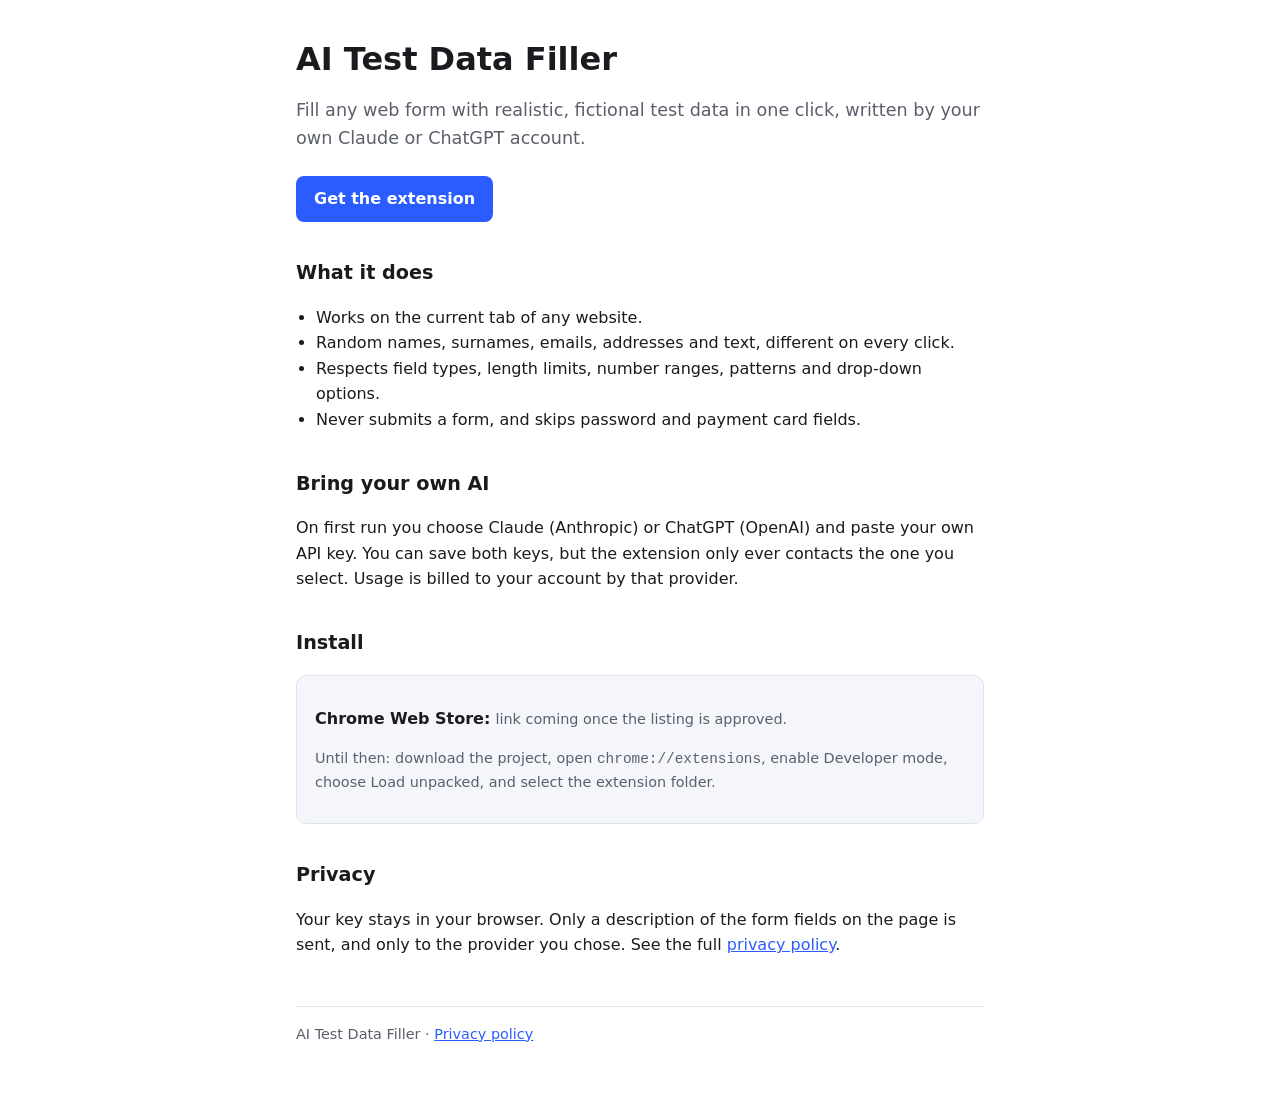
<file: docs/index.html>
<!doctype html>
<html lang="en">
<head>
  <meta charset="utf-8">
  <meta name="viewport" content="width=device-width, initial-scale=1">
  <title>AI Test Data Filler</title>
  <meta name="description" content="Chrome extension that fills web forms with fictional test data written by your own Claude or ChatGPT API key.">
  <link rel="stylesheet" href="style.css">
</head>
<body>
<main>
  <h1>AI Test Data Filler</h1>
  <p class="lead">Fill any web form with realistic, fictional test data in one click, written by your own Claude or ChatGPT account.</p>

  <p><a class="btn" href="#install">Get the extension</a></p>

  <h2>What it does</h2>
  <ul>
    <li>Works on the current tab of any website.</li>
    <li>Random names, surnames, emails, addresses and text, different on every click.</li>
    <li>Respects field types, length limits, number ranges, patterns and drop-down options.</li>
    <li>Never submits a form, and skips password and payment card fields.</li>
  </ul>

  <h2>Bring your own AI</h2>
  <p>On first run you choose Claude (Anthropic) or ChatGPT (OpenAI) and paste your own API key. You can save both keys, but the extension only ever contacts the one you select. Usage is billed to your account by that provider.</p>

  <h2 id="install">Install</h2>
  <div class="card">
    <p><b>Chrome Web Store:</b> <span class="muted">link coming once the listing is approved.</span></p>
    <p class="muted">Until then: download the project, open <code>chrome://extensions</code>, enable Developer mode, choose Load unpacked, and select the extension folder.</p>
  </div>

  <h2>Privacy</h2>
  <p>Your key stays in your browser. Only a description of the form fields on the page is sent, and only to the provider you chose. See the full <a href="privacy.html">privacy policy</a>.</p>

  <footer>AI Test Data Filler · <a href="privacy.html">Privacy policy</a></footer>
</main>
</body>
</html>
</file>
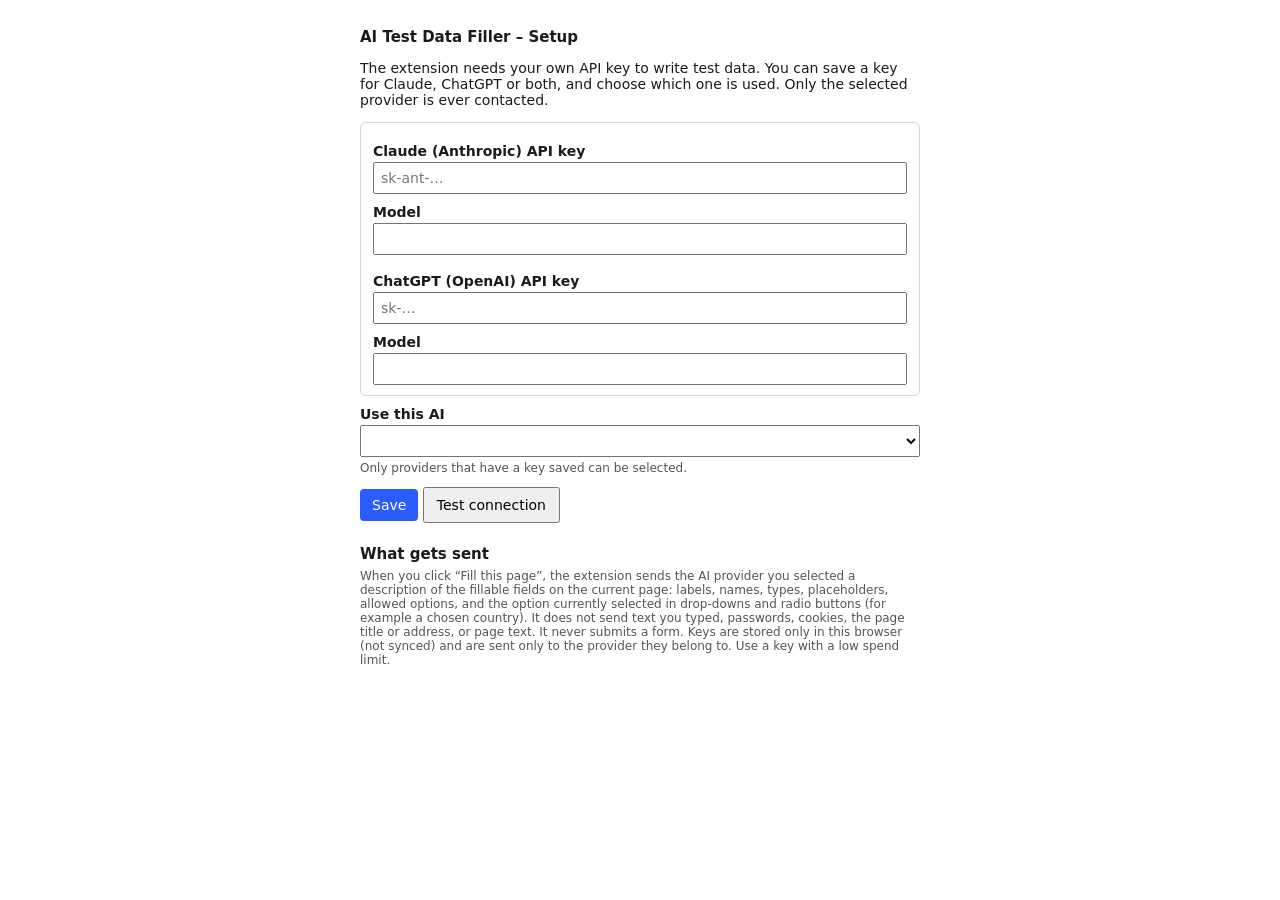
<file: options.html>
<!doctype html>
<html>
<head>
  <meta charset="utf-8">
  <title>AI Test Data Filler – Setup</title>
  <link rel="stylesheet" href="popup.css">
</head>
<body class="wide">
  <h1>AI Test Data Filler – Setup</h1>
  <p>The extension needs your own API key to write test data. You can save a key for Claude, ChatGPT or both, and choose which one is used. Only the selected provider is ever contacted.</p>

  <div class="box">
    <label for="claudeKey">Claude (Anthropic) API key</label>
    <input type="password" id="claudeKey" autocomplete="off" placeholder="sk-ant-…">
    <label for="claudeModel">Model</label>
    <input type="text" id="claudeModel">

    <label for="openaiKey" style="margin-top:18px">ChatGPT (OpenAI) API key</label>
    <input type="password" id="openaiKey" autocomplete="off" placeholder="sk-…">
    <label for="openaiModel">Model</label>
    <input type="text" id="openaiModel">
  </div>

  <label for="provider">Use this AI</label>
  <select id="provider"></select>
  <div class="note">Only providers that have a key saved can be selected.</div>

  <button id="save" class="primary" style="width:auto">Save</button>
  <button id="test">Test connection</button>
  <div id="status" class="status"></div>

  <h2>What gets sent</h2>
  <p class="note">When you click “Fill this page”, the extension sends the AI provider you selected a description of the fillable fields on the current page: labels, names, types, placeholders, allowed options, and the option currently selected in drop-downs and radio buttons (for example a chosen country). It does not send text you typed, passwords, cookies, the page title or address, or page text. It never submits a form. Keys are stored only in this browser (not synced) and are sent only to the provider they belong to. Use a key with a low spend limit.</p>
  <script type="module" src="options.js"></script>
</body>
</html>
</file>
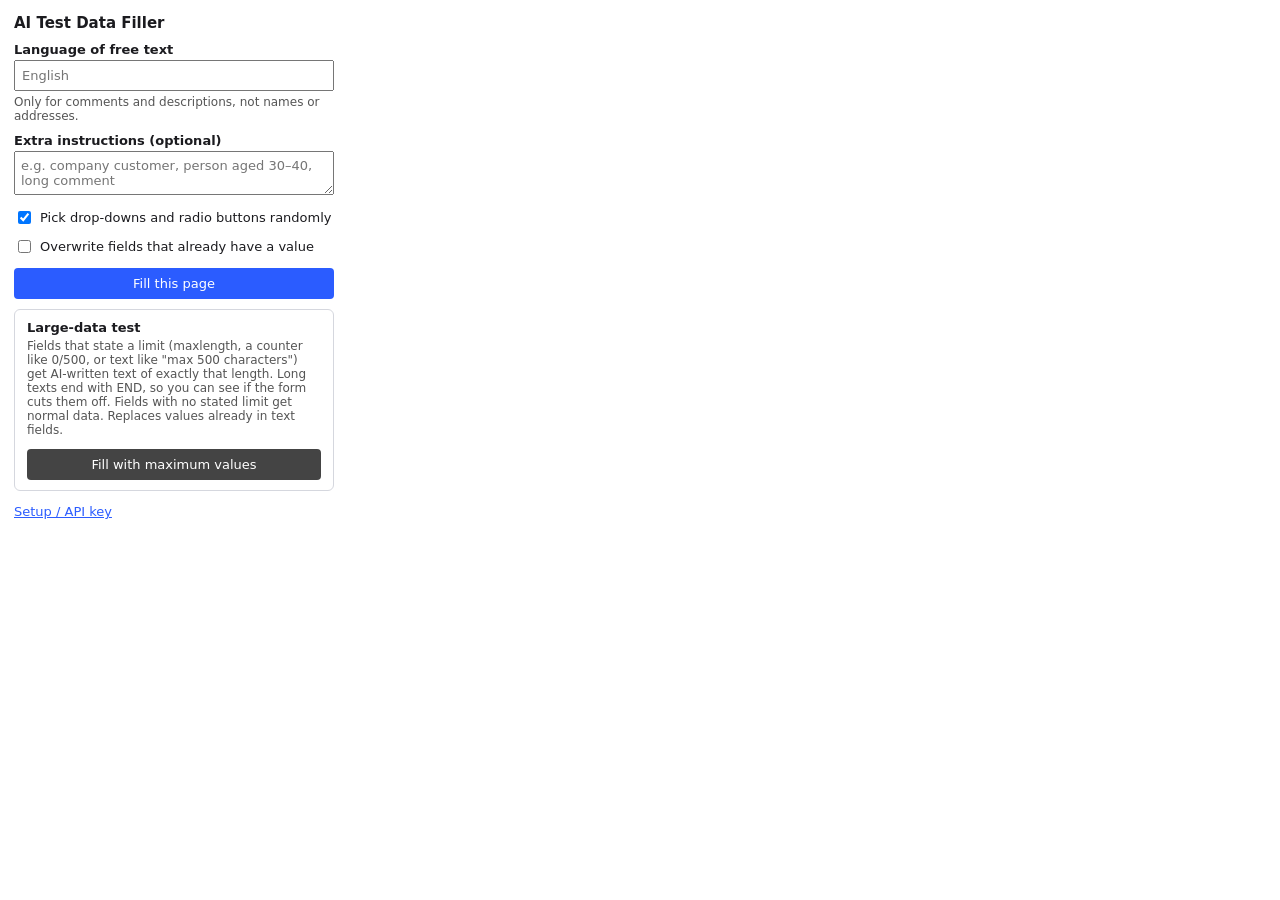
<file: popup.html>
<!doctype html>
<html>
<head>
  <meta charset="utf-8">
  <link rel="stylesheet" href="popup.css">
  <style>body { width: 320px; }</style>
</head>
<body>
  <h1>AI Test Data Filler</h1>
  <div id="provider" class="muted"></div>

  <label for="lang">Language of free text</label>
  <input type="text" id="lang" placeholder="English">
  <div class="note">Only for comments and descriptions, not names or addresses.</div>

  <label for="notes">Extra instructions (optional)</label>
  <textarea id="notes" placeholder="e.g. company customer, person aged 30–40, long comment"></textarea>

  <div class="check"><input type="checkbox" id="randomChoices" checked><label for="randomChoices">Pick drop-downs and radio buttons randomly</label></div>
  <div class="check"><input type="checkbox" id="overwrite"><label for="overwrite">Overwrite fields that already have a value</label></div>

  <button id="fill" class="primary">Fill this page</button>

  <div class="box">
    <div><b>Large-data test</b></div>
    <div class="note">Fields that state a limit (maxlength, a counter like 0/500, or text like "max 500 characters") get AI-written text of exactly that length. Long texts end with END, so you can see if the form cuts them off. Fields with no stated limit get normal data. Replaces values already in text fields.</div>
    <button id="fillMax" class="primary" style="background:#444">Fill with maximum values</button>
  </div>

  <div id="status" class="status"></div>
  <p><a href="#" id="setup">Setup / API key</a></p>
  <script src="popup.js"></script>
</body>
</html>
</file>
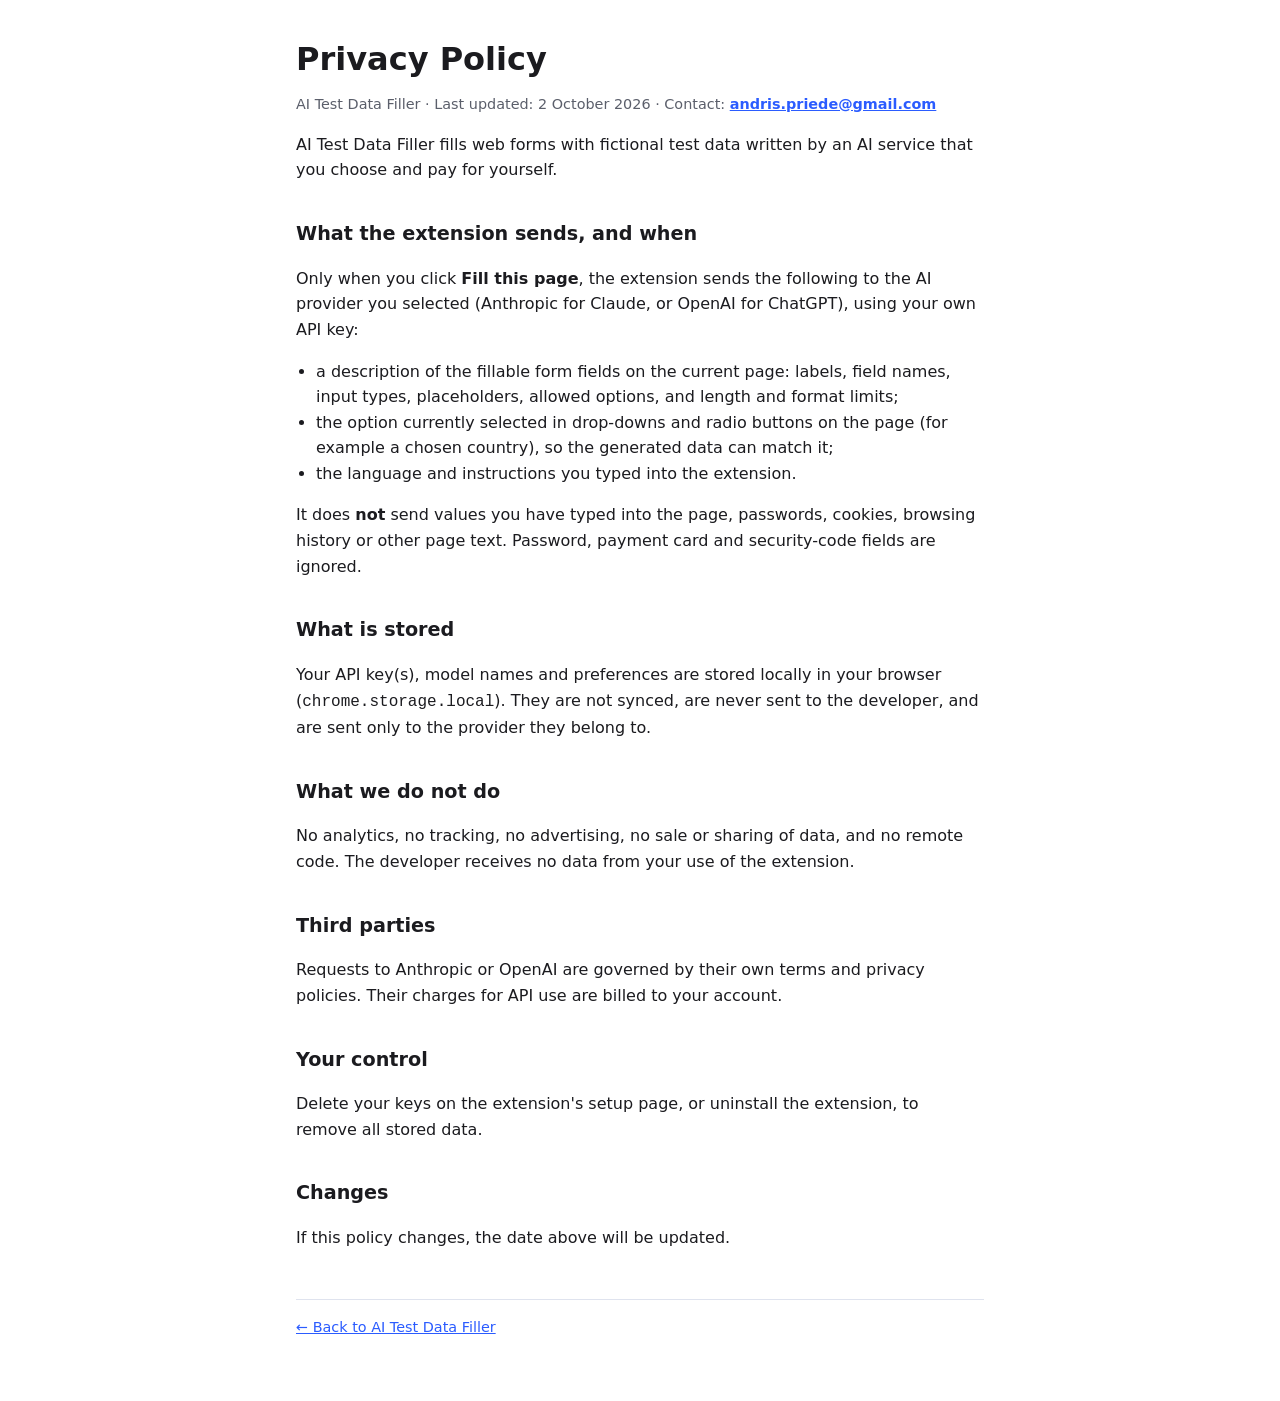
<file: docs/privacy.html>
<!doctype html>
<html lang="en">
<head>
  <meta charset="utf-8">
  <meta name="viewport" content="width=device-width, initial-scale=1">
  <title>Privacy Policy – AI Test Data Filler</title>
  <link rel="stylesheet" href="style.css">
</head>
<body>
<main>
  <h1>Privacy Policy</h1>
  <p class="muted">AI Test Data Filler · Last updated: 2 October 2026 · Contact: <b><a href="mailto:andris.priede@gmail.com">andris.priede@gmail.com</a></b></p>

  <p>AI Test Data Filler fills web forms with fictional test data written by an AI service that you choose and pay for yourself.</p>

  <h2>What the extension sends, and when</h2>
  <p>Only when you click <b>Fill this page</b>, the extension sends the following to the AI provider you selected (Anthropic for Claude, or OpenAI for ChatGPT), using your own API key:</p>
  <ul>
    <li>a description of the fillable form fields on the current page: labels, field names, input types, placeholders, allowed options, and length and format limits;</li>
    <li>the option currently selected in drop-downs and radio buttons on the page (for example a chosen country), so the generated data can match it;</li>
    <li>the language and instructions you typed into the extension.</li>
  </ul>
  <p>It does <b>not</b> send values you have typed into the page, passwords, cookies, browsing history or other page text. Password, payment card and security-code fields are ignored.</p>

  <h2>What is stored</h2>
  <p>Your API key(s), model names and preferences are stored locally in your browser (<code>chrome.storage.local</code>). They are not synced, are never sent to the developer, and are sent only to the provider they belong to.</p>

  <h2>What we do not do</h2>
  <p>No analytics, no tracking, no advertising, no sale or sharing of data, and no remote code. The developer receives no data from your use of the extension.</p>

  <h2>Third parties</h2>
  <p>Requests to Anthropic or OpenAI are governed by their own terms and privacy policies. Their charges for API use are billed to your account.</p>

  <h2>Your control</h2>
  <p>Delete your keys on the extension's setup page, or uninstall the extension, to remove all stored data.</p>

  <h2>Changes</h2>
  <p>If this policy changes, the date above will be updated.</p>

  <footer><a href="index.html">← Back to AI Test Data Filler</a></footer>
</main>
</body>
</html>
</file>
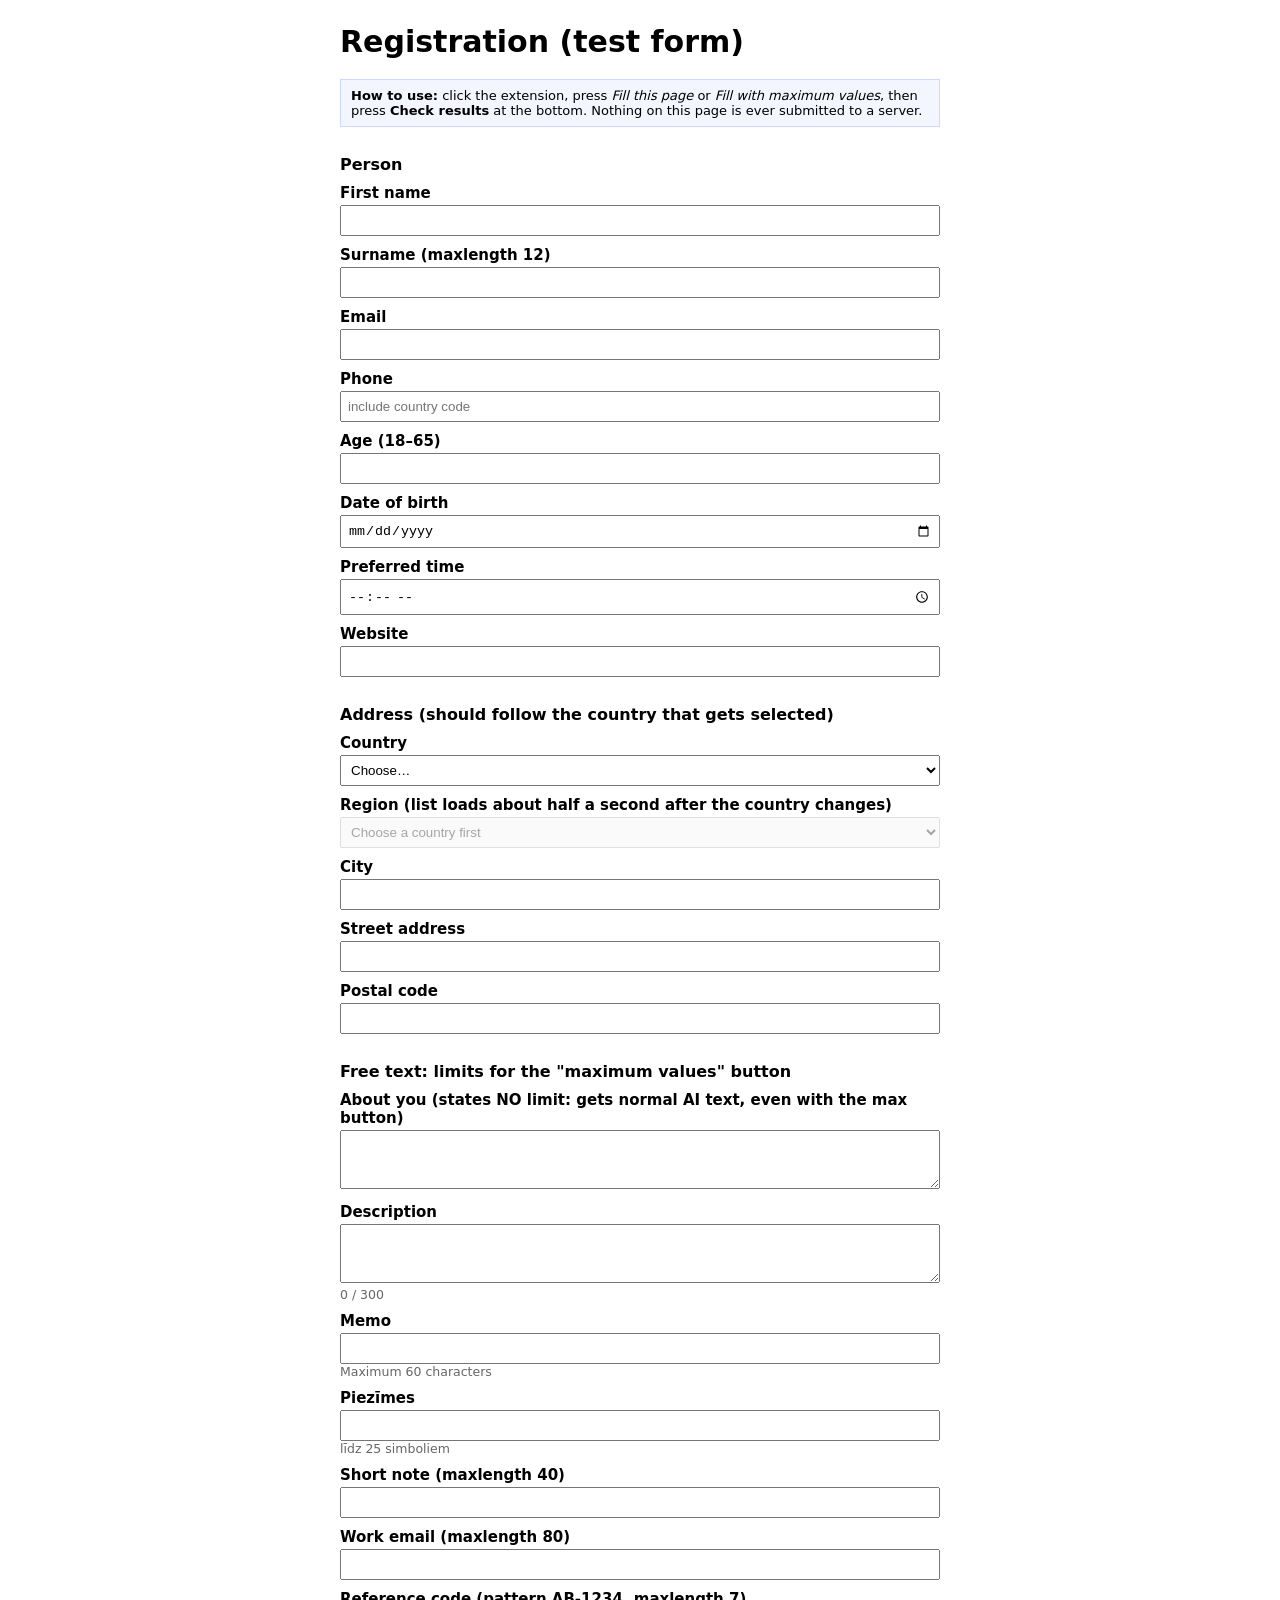
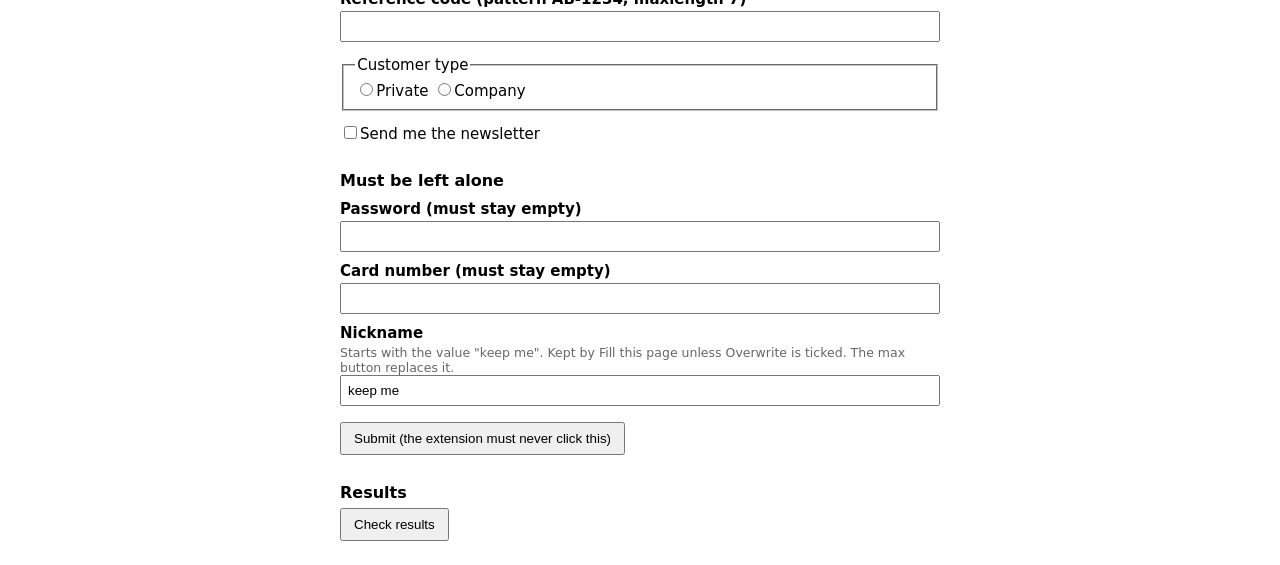
<file: test/test-form.html>
<!doctype html>
<html lang="en">
<head>
  <meta charset="utf-8">
  <title>Test form for AI Test Data Filler</title>
  <style>
    body { font: 15px system-ui, sans-serif; max-width: 600px; margin: 24px auto; padding: 0 12px; }
    label { display: block; margin: 10px 0 3px; font-weight: 600; }
    input, select, textarea { width: 100%; padding: 6px; box-sizing: border-box; }
    small { color: #666; display: block; }
    .inline label, .inline input { display: inline; width: auto; font-weight: normal; }
    fieldset { margin-top: 14px; }
    h2 { margin: 28px 0 6px; font-size: 16px; }
    button { padding: 7px 12px; cursor: pointer; }
    table { border-collapse: collapse; width: 100%; font-size: 13px; margin-top: 8px; }
    td, th { border: 1px solid #ccc; padding: 4px 6px; text-align: left; vertical-align: top; }
    .pass { color: #0a7d2c; font-weight: 600; }
    .fail { color: #b00020; font-weight: 600; }
    .note { background: #f3f6ff; border: 1px solid #cdd8ff; padding: 8px 10px; font-size: 13px; }
    #log { white-space: pre-wrap; font-size: 12px; margin-top: 8px; }
  </style>
</head>
<body>
  <h1>Registration (test form)</h1>
  <p class="note">
    <b>How to use:</b> click the extension, press <i>Fill this page</i> or <i>Fill with maximum values</i>, then press
    <b>Check results</b> at the bottom. Nothing on this page is ever submitted to a server.
  </p>

  <form id="f" onsubmit="event.preventDefault(); document.getElementById('log').textContent = 'SUBMIT WAS TRIGGERED';">
    <h2>Person</h2>
    <label for="first">First name</label><input id="first" name="first_name" type="text" required>
    <label for="last">Surname (maxlength 12)</label><input id="last" name="last_name" type="text" maxlength="12">
    <label for="mail">Email</label><input id="mail" name="email" type="email" required>
    <label for="tel">Phone</label><input id="tel" name="phone" type="tel" placeholder="include country code">
    <label for="age">Age (18–65)</label><input id="age" name="age" type="number" min="18" max="65">
    <label for="dob">Date of birth</label><input id="dob" name="dob" type="date">
    <label for="when">Preferred time</label><input id="when" name="time" type="time">
    <label for="site">Website</label><input id="site" name="website" type="url">

    <h2>Address (should follow the country that gets selected)</h2>
    <label for="country">Country</label>
    <select id="country" name="country">
      <option value="">Choose…</option>
      <option value="lv">Latvia</option><option value="ee">Estonia</option><option value="lt">Lithuania</option>
      <option value="de">Germany</option><option value="gb">United Kingdom</option>
    </select>
    <label for="region">Region (list loads about half a second after the country changes)</label>
    <select id="region" name="region" disabled><option value="">Choose a country first</option></select>
    <label for="city">City</label><input id="city" name="city" type="text">
    <label for="street">Street address</label><input id="street" name="street" type="text">
    <label for="zip">Postal code</label><input id="zip" name="zip" type="text">

    <h2>Free text: limits for the "maximum values" button</h2>
    <label for="bio">About you (states NO limit: gets normal AI text, even with the max button)</label>
    <textarea id="bio" name="bio" rows="3"></textarea>
    <div><label for="desc">Description</label><textarea id="desc" name="description" rows="3"></textarea><small id="desc-count">0 / 300</small></div>
    <div><label for="memo">Memo</label><input id="memo" name="memo" type="text"><small>Maximum 60 characters</small></div>
    <div><label for="memo2">Piezīmes</label><input id="memo2" name="piezimes" type="text"><small>līdz 25 simboliem</small></div>
    <label for="short">Short note (maxlength 40)</label><input id="short" name="short_note" type="text" maxlength="40">
    <label for="mail2">Work email (maxlength 80)</label><input id="mail2" name="work_email" type="email" maxlength="80">
    <label for="ref">Reference code (pattern AB-1234, maxlength 7)</label>
    <input id="ref" name="reference" type="text" pattern="[A-Z]{2}-[0-9]{4}" maxlength="7">

    <fieldset><legend>Customer type</legend>
      <div class="inline"><input type="radio" id="r1" name="ctype" value="private"><label for="r1">Private</label>
      <input type="radio" id="r2" name="ctype" value="company"><label for="r2">Company</label></div>
    </fieldset>

    <div class="inline" style="margin-top:12px"><input type="checkbox" id="news" name="newsletter"><label for="news">Send me the newsletter</label></div>

    <h2>Must be left alone</h2>
    <label for="pw">Password (must stay empty)</label><input id="pw" name="password" type="password">
    <label for="cc">Card number (must stay empty)</label><input id="cc" name="card_number" type="text" autocomplete="cc-number">
    <label for="pre">Nickname</label>
    <small>Starts with the value "keep me". Kept by Fill this page unless Overwrite is ticked. The max button replaces it.</small>
    <input id="pre" name="nickname" type="text" value="keep me">

    <button type="submit" style="margin-top:16px">Submit (the extension must never click this)</button>
  </form>

  <h2>Results</h2>
  <button type="button" id="check">Check results</button>
  <div id="out"></div>
  <div id="log"></div>

  <script>
    // Dependent list: appears after a delay, like a region list fetched from a server.
    const REGIONS = {
      lv: ['Rīga', 'Vidzeme', 'Kurzeme', 'Latgale', 'Zemgale'],
      ee: ['Harju', 'Tartu', 'Pärnu'],
      lt: ['Vilnius', 'Kaunas', 'Klaipėda'],
      de: ['Bayern', 'Berlin', 'Hessen'],
      gb: ['England', 'Scotland', 'Wales'],
    };
    const country = document.getElementById('country');
    const region = document.getElementById('region');
    country.addEventListener('change', () => {
      region.disabled = true;
      region.innerHTML = '<option value="">Loading…</option>';
      setTimeout(() => {
        const list = REGIONS[country.value] ?? [];
        region.innerHTML = '<option value="">Choose…</option>' + list.map((r) => `<option>${r}</option>`).join('');
        region.disabled = list.length === 0;
      }, 500);
    });

    // Live counter like many real forms have. It also blocks input beyond 300, as a JavaScript-enforced limit would.
    const desc = document.getElementById('desc');
    const counter = document.getElementById('desc-count');
    desc.addEventListener('input', () => {
      if (desc.value.length > 300) desc.value = desc.value.slice(0, 300);
      counter.textContent = `${desc.value.length} / 300`;
    });

    const DIAL = { lv: '+371', ee: '+372', lt: '+370', de: '+49', gb: '+44' };
    const v = (id) => document.getElementById(id).value;
    const row = (name, value, verdict, cls) =>
      `<tr><td>${name}</td><td>${value}</td><td class="${cls}">${verdict}</td></tr>`;
    const esc = (s) => String(s).replace(/[&<>]/g, (c) => ({ '&': '&amp;', '<': '&lt;', '>': '&gt;' })[c]);

    document.getElementById('check').onclick = () => {
      const rows = [];
      const ok = (name, value, good, detail = '') => rows.push(row(name, esc(value), good ? `PASS ${detail}` : `FAIL ${detail}`, good ? 'pass' : 'fail'));

      // Limits that the max button must hit exactly (after "Fill with maximum values")
      const limits = { last: 12, desc: 300, memo: 60, memo2: 25, short: 40, mail2: 80, ref: null };
      const maxMode = v('desc').length === 300 && v('desc').endsWith(' END');
      if (maxMode) {
        for (const [id, n] of Object.entries(limits)) {
          if (n === null) {
            ok('reference (has a pattern)', v(id) || '(empty)', v(id) === '', '- text cannot fit the pattern, so it must stay empty');
            continue;
          }
          const val = v(id);
          const endOk = n < 40 || id === 'mail2' || val.endsWith(' END'); // emails can't carry the END marker
          ok(`${id} (limit ${n})`, `${val.length} chars`, val.length === n && endOk, endOk ? '' : '- END missing');
        }
        ok('description is real text, not lorem ipsum', v('desc').slice(0, 90) + '…', !/lorem ipsum/i.test(v('desc')));
        ok('memo is real text', v('memo').slice(0, 60), !/lorem ipsum/i.test(v('memo')));
        ok('bio (no stated limit) got normal data', v('bio') === '' ? '(empty)' : `${v('bio').length} chars`, v('bio') !== '' && v('bio').length < 1500, '- must be filled, not stretched');
        ok('first name filled', v('first') || '(empty)', v('first') !== '');
        ok('password stayed empty', v('pw') === '' ? '(empty)' : 'FILLED', v('pw') === '');
        ok('card number stayed empty', v('cc') === '' ? '(empty)' : 'FILLED', v('cc') === '');
      } else {
        // Normal fill: values valid and consistent with the selected country
        const c = country.value;
        ok('country picked', c || '(none)', Boolean(c));
        ok('region matches the country', v('region') || '(none)', Boolean(v('region')) && (REGIONS[c] ?? []).includes(v('region')), '- needs the list to load first');
        ok('phone has the country dialing code', v('tel') || '(empty)', Boolean(c) && v('tel').replace(/\s/g, '').startsWith(DIAL[c] ?? '#'), `- expected ${DIAL[c] ?? '?'}`);
        ok('postal code filled', v('zip') || '(empty)', Boolean(v('zip')), '- check the format fits the country by eye');
        ok('city / street filled', `${v('city')} | ${v('street')}`, Boolean(v('city') && v('street')), '- check they fit the country by eye');
        ok('surname within 12', v('last') || '(empty)', v('last').length > 0 && v('last').length <= 12);
        ok('age 18-65', v('age') || '(empty)', Number(v('age')) >= 18 && Number(v('age')) <= 65);
        const dob = v('dob') ? new Date(v('dob')) : null;
        const now = new Date();
        let years = dob ? now.getFullYear() - dob.getUTCFullYear() : null;
        if (dob && (now.getMonth() < dob.getUTCMonth() || (now.getMonth() === dob.getUTCMonth() && now.getDate() < dob.getUTCDate()))) years--;
        ok('age matches date of birth', `${v('dob') || '(no date)'} → ${years ?? '?'} years, age field ${v('age') || '(empty)'}`, dob !== null && years === Number(v('age')));
        ok('email valid', v('mail') || '(empty)', /^[^@\s]+@[^@\s]+\.[^@\s]+$/.test(v('mail')));
        ok('customer type chosen', document.querySelector('input[name=ctype]:checked')?.value || '(none)', Boolean(document.querySelector('input[name=ctype]:checked')));
        ok('password stayed empty', v('pw') === '' ? '(empty)' : 'FILLED', v('pw') === '');
        ok('card number stayed empty', v('cc') === '' ? '(empty)' : 'FILLED', v('cc') === '');
        rows.push(row('nickname (started as "keep me")', esc(v('pre')), v('pre') === 'keep me' ? 'KEPT: correct if Overwrite is off' : 'REPLACED: correct if Overwrite is on', 'pass'));
      }
      document.getElementById('out').innerHTML =
        `<p><b>Mode detected:</b> ${maxMode ? 'maximum values' : 'normal fill'}</p>` +
        `<table><tr><th>Check</th><th>Value</th><th>Result</th></tr>${rows.join('')}</table>`;
    };
  </script>
</body>
</html>
</file>
<file: docs/style.css>
:root { --bg: #ffffff; --fg: #1b1b1f; --muted: #5b5f6b; --accent: #2b5cff; --card: #f4f6fb; --line: #dfe3ee; }
@media (prefers-color-scheme: dark) {
  :root { --bg: #14161b; --fg: #eceef4; --muted: #a2a7b5; --accent: #7d9bff; --card: #1d2027; --line: #2d313b; }
}
* { box-sizing: border-box; }
body { margin: 0; background: var(--bg); color: var(--fg); font: 16px/1.6 system-ui, -apple-system, "Segoe UI", sans-serif; }
main { max-width: 720px; margin: 0 auto; padding: 40px 16px 64px; }
h1 { font-size: 2rem; line-height: 1.2; margin: 0 0 8px; }
h2 { font-size: 1.2rem; margin: 36px 0 8px; }
p, li { color: var(--fg); }
.lead { color: var(--muted); font-size: 1.1rem; margin-bottom: 24px; }
.muted { color: var(--muted); font-size: 0.9rem; }
a { color: var(--accent); }
ul { padding-left: 20px; }
.card { background: var(--card); border: 1px solid var(--line); border-radius: 10px; padding: 14px 18px; margin: 16px 0; }
.btn { display: inline-block; background: var(--accent); color: #fff; text-decoration: none; padding: 10px 18px; border-radius: 8px; font-weight: 600; }
footer { margin-top: 48px; padding-top: 16px; border-top: 1px solid var(--line); color: var(--muted); font-size: 0.9rem; }
</file>
<file: popup.css>
body { font: 13px system-ui, sans-serif; margin: 14px; color: #1b1b1f; }
body.wide { width: 560px; margin: 28px auto; font-size: 14px; }
h1 { font-size: 15px; margin: 0 0 10px; }
h2 { font-size: 15px; margin: 22px 0 6px; }
label { display: block; margin: 10px 0 3px; font-weight: 600; }
input[type=text], input[type=password], select, textarea { width: 100%; box-sizing: border-box; padding: 6px; font: inherit; }
textarea { resize: vertical; min-height: 44px; }
.check { display: flex; align-items: center; gap: 6px; margin-top: 10px; }
.check label { margin: 0; font-weight: normal; }
button { margin-top: 12px; padding: 8px 12px; cursor: pointer; font: inherit; }
button.primary { width: 100%; background: #2b5cff; color: #fff; border: 0; border-radius: 4px; }
button.primary:disabled { opacity: 0.6; cursor: default; }
.status { margin-top: 10px; font-size: 12px; white-space: pre-wrap; }
.err { color: #b00020; }
.ok { color: #0a7d2c; }
.muted { color: #666; }
.note { color: #555; font-size: 12px; margin-top: 4px; }
.box { border: 1px solid #d5d7de; border-radius: 6px; padding: 10px 12px; margin-top: 10px; }
a { color: #2b5cff; }
</file>
